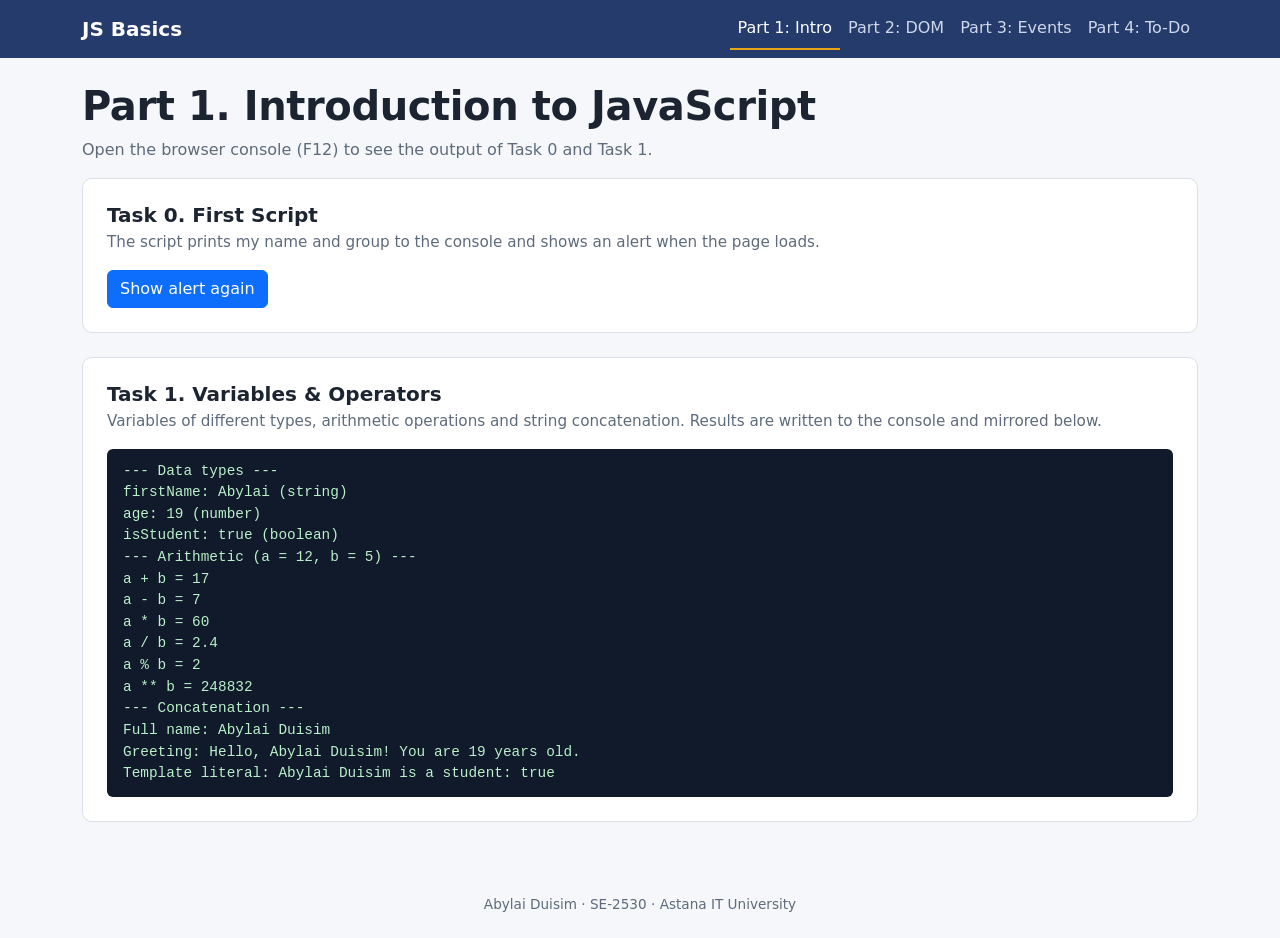
<file: index.html>
<!DOCTYPE html>
<html lang="en">
<head>
  <meta charset="UTF-8">
  <meta name="viewport" content="width=device-width, initial-scale=1">
  <title>Part 1 | Assignment 5 – JavaScript Basics</title>
  <link href="https://cdn.jsdelivr.net/npm/bootstrap@5.3.3/dist/css/bootstrap.min.css" rel="stylesheet">
  <link rel="stylesheet" href="css/style.css">
</head>
<body>
<nav class="navbar navbar-expand-md navbar-dark">
  <div class="container">
    <a class="navbar-brand fw-bold" href="index.html">JS Basics</a>
    <button class="navbar-toggler" type="button" data-bs-toggle="collapse" data-bs-target="#nav" aria-controls="nav" aria-expanded="false" aria-label="Toggle navigation">
      <span class="navbar-toggler-icon"></span>
    </button>
    <div class="collapse navbar-collapse" id="nav">
      <ul class="navbar-nav ms-auto">
        <li class="nav-item"><a class="nav-link active" href="index.html">Part 1: Intro</a></li>
        <li class="nav-item"><a class="nav-link" href="dom.html">Part 2: DOM</a></li>
        <li class="nav-item"><a class="nav-link" href="events.html">Part 3: Events</a></li>
        <li class="nav-item"><a class="nav-link" href="todo.html">Part 4: To-Do</a></li>
      </ul>
    </div>
  </div>
</nav>
  <main class="container py-4">
    <h1 class="page-title">Part 1. Introduction to JavaScript</h1>
    <p class="page-lead">Open the browser console (F12) to see the output of Task 0 and Task 1.</p>

    <section class="task-card" id="task0">
      <h2>Task 0. First Script</h2>
      <p class="task-desc">The script prints my name and group to the console and shows an alert when the page loads.</p>
      <button id="alertBtn" class="btn btn-primary">Show alert again</button>
    </section>

    <section class="task-card" id="task1">
      <h2>Task 1. Variables &amp; Operators</h2>
      <p class="task-desc">Variables of different types, arithmetic operations and string concatenation. Results are written to the console and mirrored below.</p>
      <div id="output" class="output-box" aria-live="polite"></div>
    </section>
  </main>
  <footer class="text-center">
    <div class="container">Abylai Duisim · SE-2530 · Astana IT University</div>
  </footer>
  <script src="https://cdn.jsdelivr.net/npm/bootstrap@5.3.3/dist/js/bootstrap.bundle.min.js"></script>
  <script src="js/part1.js"></script>
</body>
</html>
</file>
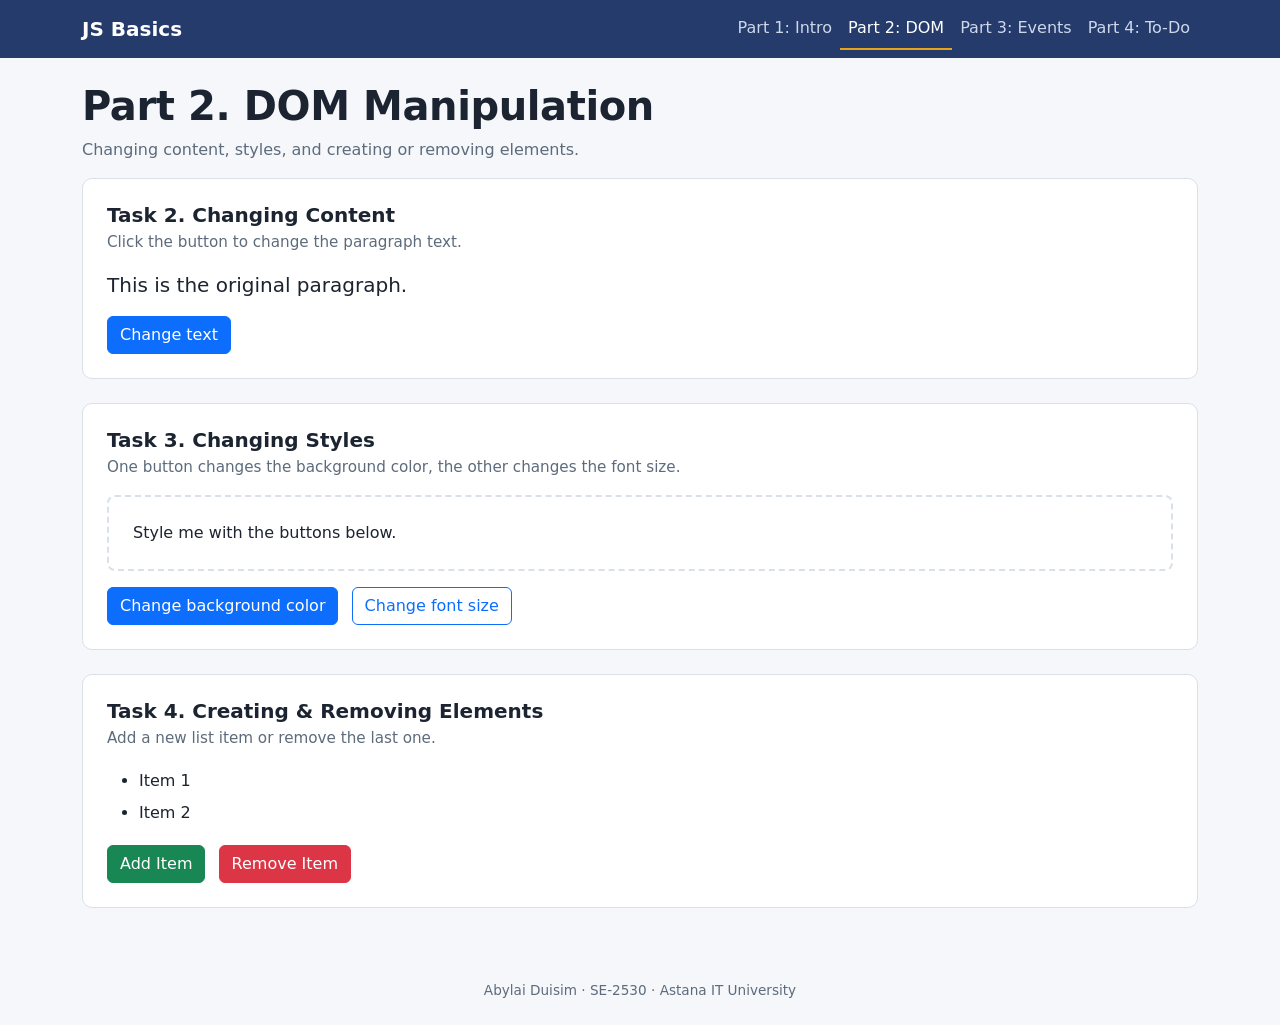
<file: dom.html>
<!DOCTYPE html>
<html lang="en">
<head>
  <meta charset="UTF-8">
  <meta name="viewport" content="width=device-width, initial-scale=1">
  <title>Part 2 | Assignment 5 – JavaScript Basics</title>
  <link href="https://cdn.jsdelivr.net/npm/bootstrap@5.3.3/dist/css/bootstrap.min.css" rel="stylesheet">
  <link rel="stylesheet" href="css/style.css">
</head>
<body>
<nav class="navbar navbar-expand-md navbar-dark">
  <div class="container">
    <a class="navbar-brand fw-bold" href="index.html">JS Basics</a>
    <button class="navbar-toggler" type="button" data-bs-toggle="collapse" data-bs-target="#nav" aria-controls="nav" aria-expanded="false" aria-label="Toggle navigation">
      <span class="navbar-toggler-icon"></span>
    </button>
    <div class="collapse navbar-collapse" id="nav">
      <ul class="navbar-nav ms-auto">
        <li class="nav-item"><a class="nav-link" href="index.html">Part 1: Intro</a></li>
        <li class="nav-item"><a class="nav-link active" href="dom.html">Part 2: DOM</a></li>
        <li class="nav-item"><a class="nav-link" href="events.html">Part 3: Events</a></li>
        <li class="nav-item"><a class="nav-link" href="todo.html">Part 4: To-Do</a></li>
      </ul>
    </div>
  </div>
</nav>
  <main class="container py-4">
    <h1 class="page-title">Part 2. DOM Manipulation</h1>
    <p class="page-lead">Changing content, styles, and creating or removing elements.</p>

    <section class="task-card" id="task2">
      <h2>Task 2. Changing Content</h2>
      <p class="task-desc">Click the button to change the paragraph text.</p>
      <p id="textPara" class="fs-5">This is the original paragraph.</p>
      <button id="changeTextBtn" class="btn btn-primary">Change text</button>
    </section>

    <section class="task-card" id="task3">
      <h2>Task 3. Changing Styles</h2>
      <p class="task-desc">One button changes the background color, the other changes the font size.</p>
      <div id="styleBox" class="mb-3">
        <p class="mb-0" id="styleText">Style me with the buttons below.</p>
      </div>
      <button id="colorBtn" class="btn btn-primary me-2">Change background color</button>
      <button id="fontBtn" class="btn btn-outline-primary">Change font size</button>
    </section>

    <section class="task-card" id="task4">
      <h2>Task 4. Creating &amp; Removing Elements</h2>
      <p class="task-desc">Add a new list item or remove the last one.</p>
      <ul id="itemList" class="mb-3">
        <li>Item 1</li>
        <li>Item 2</li>
      </ul>
      <button id="addItemBtn" class="btn btn-success me-2">Add Item</button>
      <button id="removeItemBtn" class="btn btn-danger">Remove Item</button>
    </section>
  </main>
  <footer class="text-center">
    <div class="container">Abylai Duisim · SE-2530 · Astana IT University</div>
  </footer>
  <script src="https://cdn.jsdelivr.net/npm/bootstrap@5.3.3/dist/js/bootstrap.bundle.min.js"></script>
  <script src="js/dom.js"></script>
</body>
</html>
</file>
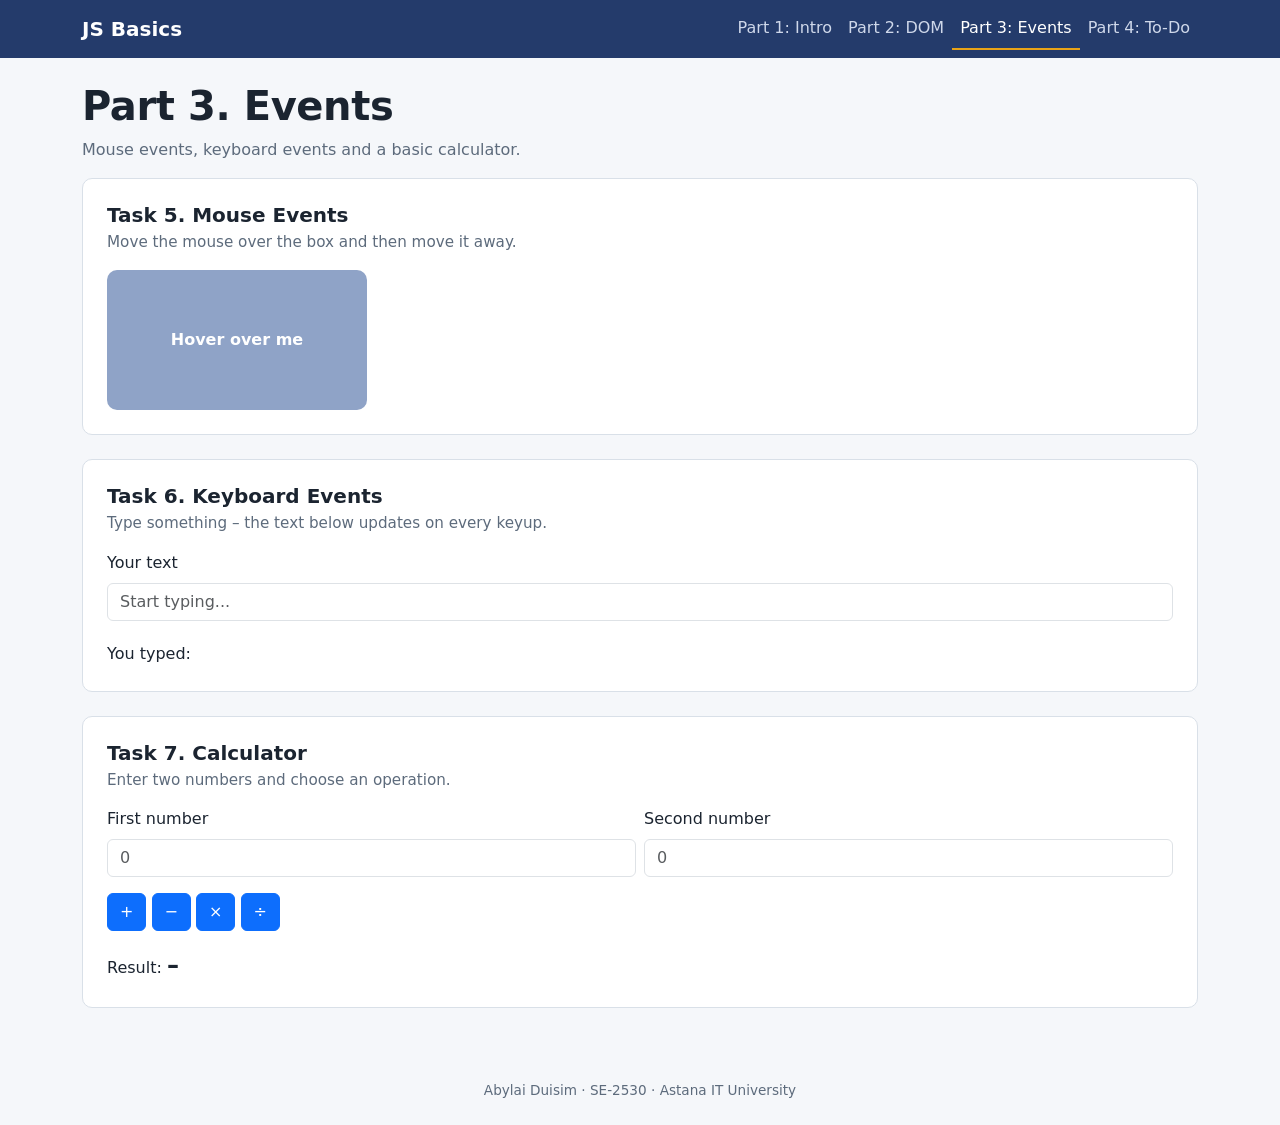
<file: events.html>
<!DOCTYPE html>
<html lang="en">
<head>
  <meta charset="UTF-8">
  <meta name="viewport" content="width=device-width, initial-scale=1">
  <title>Part 3 | Assignment 5 – JavaScript Basics</title>
  <link href="https://cdn.jsdelivr.net/npm/bootstrap@5.3.3/dist/css/bootstrap.min.css" rel="stylesheet">
  <link rel="stylesheet" href="css/style.css">
</head>
<body>
<nav class="navbar navbar-expand-md navbar-dark">
  <div class="container">
    <a class="navbar-brand fw-bold" href="index.html">JS Basics</a>
    <button class="navbar-toggler" type="button" data-bs-toggle="collapse" data-bs-target="#nav" aria-controls="nav" aria-expanded="false" aria-label="Toggle navigation">
      <span class="navbar-toggler-icon"></span>
    </button>
    <div class="collapse navbar-collapse" id="nav">
      <ul class="navbar-nav ms-auto">
        <li class="nav-item"><a class="nav-link" href="index.html">Part 1: Intro</a></li>
        <li class="nav-item"><a class="nav-link" href="dom.html">Part 2: DOM</a></li>
        <li class="nav-item"><a class="nav-link active" href="events.html">Part 3: Events</a></li>
        <li class="nav-item"><a class="nav-link" href="todo.html">Part 4: To-Do</a></li>
      </ul>
    </div>
  </div>
</nav>
  <main class="container py-4">
    <h1 class="page-title">Part 3. Events</h1>
    <p class="page-lead">Mouse events, keyboard events and a basic calculator.</p>

    <section class="task-card" id="task5">
      <h2>Task 5. Mouse Events</h2>
      <p class="task-desc">Move the mouse over the box and then move it away.</p>
      <div id="hoverBox">Hover over me</div>
    </section>

    <section class="task-card" id="task6">
      <h2>Task 6. Keyboard Events</h2>
      <p class="task-desc">Type something – the text below updates on every keyup.</p>
      <label for="liveInput" class="form-label">Your text</label>
      <input type="text" id="liveInput" class="form-control mb-3" placeholder="Start typing...">
      <div>You typed: <span id="liveText" class="fw-semibold"></span></div>
    </section>

    <section class="task-card" id="task7">
      <h2>Task 7. Calculator</h2>
      <p class="task-desc">Enter two numbers and choose an operation.</p>
      <div class="row g-2 mb-3">
        <div class="col-sm-6">
          <label for="num1" class="form-label">First number</label>
          <input type="number" id="num1" class="form-control" placeholder="0" step="any">
        </div>
        <div class="col-sm-6">
          <label for="num2" class="form-label">Second number</label>
          <input type="number" id="num2" class="form-control" placeholder="0" step="any">
        </div>
      </div>
      <div class="mb-3">
        <button class="btn btn-primary calc-btn" data-op="+">+</button>
        <button class="btn btn-primary calc-btn" data-op="-">−</button>
        <button class="btn btn-primary calc-btn" data-op="*">×</button>
        <button class="btn btn-primary calc-btn" data-op="/">÷</button>
      </div>
      <div>Result: <span id="calcResult">–</span></div>
    </section>
  </main>
  <footer class="text-center">
    <div class="container">Abylai Duisim · SE-2530 · Astana IT University</div>
  </footer>
  <script src="https://cdn.jsdelivr.net/npm/bootstrap@5.3.3/dist/js/bootstrap.bundle.min.js"></script>
  <script src="js/events.js"></script>
</body>
</html>
</file>
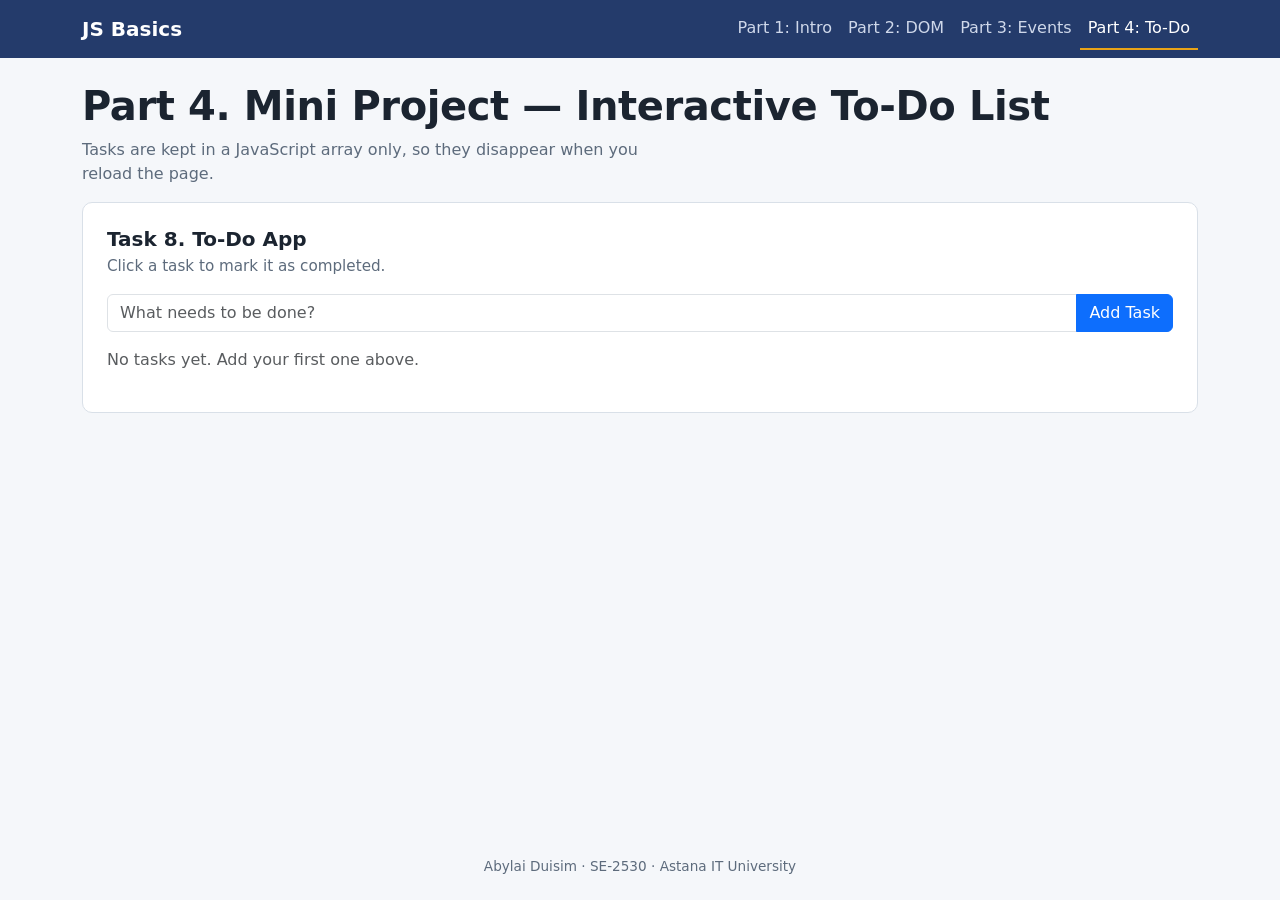
<file: todo.html>
<!DOCTYPE html>
<html lang="en">
<head>
  <meta charset="UTF-8">
  <meta name="viewport" content="width=device-width, initial-scale=1">
  <title>Part 4 | Assignment 5 – JavaScript Basics</title>
  <link href="https://cdn.jsdelivr.net/npm/bootstrap@5.3.3/dist/css/bootstrap.min.css" rel="stylesheet">
  <link rel="stylesheet" href="css/style.css">
</head>
<body>
<nav class="navbar navbar-expand-md navbar-dark">
  <div class="container">
    <a class="navbar-brand fw-bold" href="index.html">JS Basics</a>
    <button class="navbar-toggler" type="button" data-bs-toggle="collapse" data-bs-target="#nav" aria-controls="nav" aria-expanded="false" aria-label="Toggle navigation">
      <span class="navbar-toggler-icon"></span>
    </button>
    <div class="collapse navbar-collapse" id="nav">
      <ul class="navbar-nav ms-auto">
        <li class="nav-item"><a class="nav-link" href="index.html">Part 1: Intro</a></li>
        <li class="nav-item"><a class="nav-link" href="dom.html">Part 2: DOM</a></li>
        <li class="nav-item"><a class="nav-link" href="events.html">Part 3: Events</a></li>
        <li class="nav-item"><a class="nav-link active" href="todo.html">Part 4: To-Do</a></li>
      </ul>
    </div>
  </div>
</nav>
  <main class="container py-4">
    <h1 class="page-title">Part 4. Mini Project — Interactive To-Do List</h1>
    <p class="page-lead">Tasks are kept in a JavaScript array only, so they disappear when you reload the page.</p>

    <section class="task-card" id="task8">
      <h2>Task 8. To-Do App</h2>
      <p class="task-desc">Click a task to mark it as completed.</p>
      <div class="input-group mb-2">
        <input type="text" id="taskInput" class="form-control" placeholder="What needs to be done?" aria-label="New task">
        <button id="addTaskBtn" class="btn btn-primary">Add Task</button>
      </div>
      <div id="todoError" class="text-danger small mb-3" role="alert"></div>
      <div id="todoList"></div>
      <p id="todoEmpty" class="text-muted mb-0">No tasks yet. Add your first one above.</p>
      <p id="todoCount" class="small text-muted mt-3 mb-0"></p>
    </section>
  </main>
  <footer class="text-center">
    <div class="container">Abylai Duisim · SE-2530 · Astana IT University</div>
  </footer>
  <script src="https://cdn.jsdelivr.net/npm/bootstrap@5.3.3/dist/js/bootstrap.bundle.min.js"></script>
  <script src="js/todo.js"></script>
</body>
</html>
</file>
<file: css/style.css>
body { background: #f5f7fa; color: #1b2430; font-family: "Segoe UI", system-ui, sans-serif; min-height: 100vh; display: flex; flex-direction: column; }
main { flex: 1; }

.navbar { background: #243b6b; }
.navbar .nav-link { color: #cfd8ea; }
.navbar .nav-link:hover, .navbar .nav-link.active { color: #fff; }
.navbar .nav-link.active { border-bottom: 2px solid #e8a317; }

.page-title { font-weight: 700; letter-spacing: -0.01em; }
.page-lead { color: #5d6b7c; max-width: 60ch; }

.task-card { background: #ffffff; border: 1px solid #d9e0e8; border-radius: 10px; padding: 1.5rem; margin-bottom: 1.5rem; }
.task-card h2 { font-size: 1.25rem; font-weight: 700; margin-bottom: .25rem; }
.task-card .task-desc { color: #5d6b7c; font-size: .95rem; margin-bottom: 1rem; }

.output-box { background: #111a2b; color: #b9f0c9; font-family: Consolas, "Courier New", monospace; font-size: .9rem; border-radius: 6px; padding: .75rem 1rem; min-height: 3rem; white-space: pre-wrap; }

#styleBox { padding: 1.5rem; border: 2px dashed #d9e0e8; border-radius: 8px; background: #fff; transition: background .25s; }

#itemList li { padding: .25rem 0; }

#hoverBox { width: 100%; max-width: 260px; height: 140px; display: flex; align-items: center; justify-content: center; border-radius: 10px; background: #8fa3c7; color: #fff; font-weight: 600; cursor: pointer; transition: background .2s; user-select: none; }

#liveText { font-size: 1.25rem; min-height: 2rem; word-break: break-word; }

#calcResult { font-size: 1.5rem; font-weight: 700; }

.todo-item { display: flex; align-items: center; gap: .75rem; padding: .6rem .75rem; border: 1px solid #d9e0e8; border-radius: 6px; margin-bottom: .5rem; background: #fff; }
.todo-item .todo-text { flex: 1; cursor: pointer; word-break: break-word; }
.todo-item.completed .todo-text { text-decoration: line-through; color: #5d6b7c; }

footer { color: #5d6b7c; font-size: .85rem; padding: 1.5rem 0; }
:focus-visible { outline: 3px solid #e8a317; outline-offset: 2px; }
</file>
